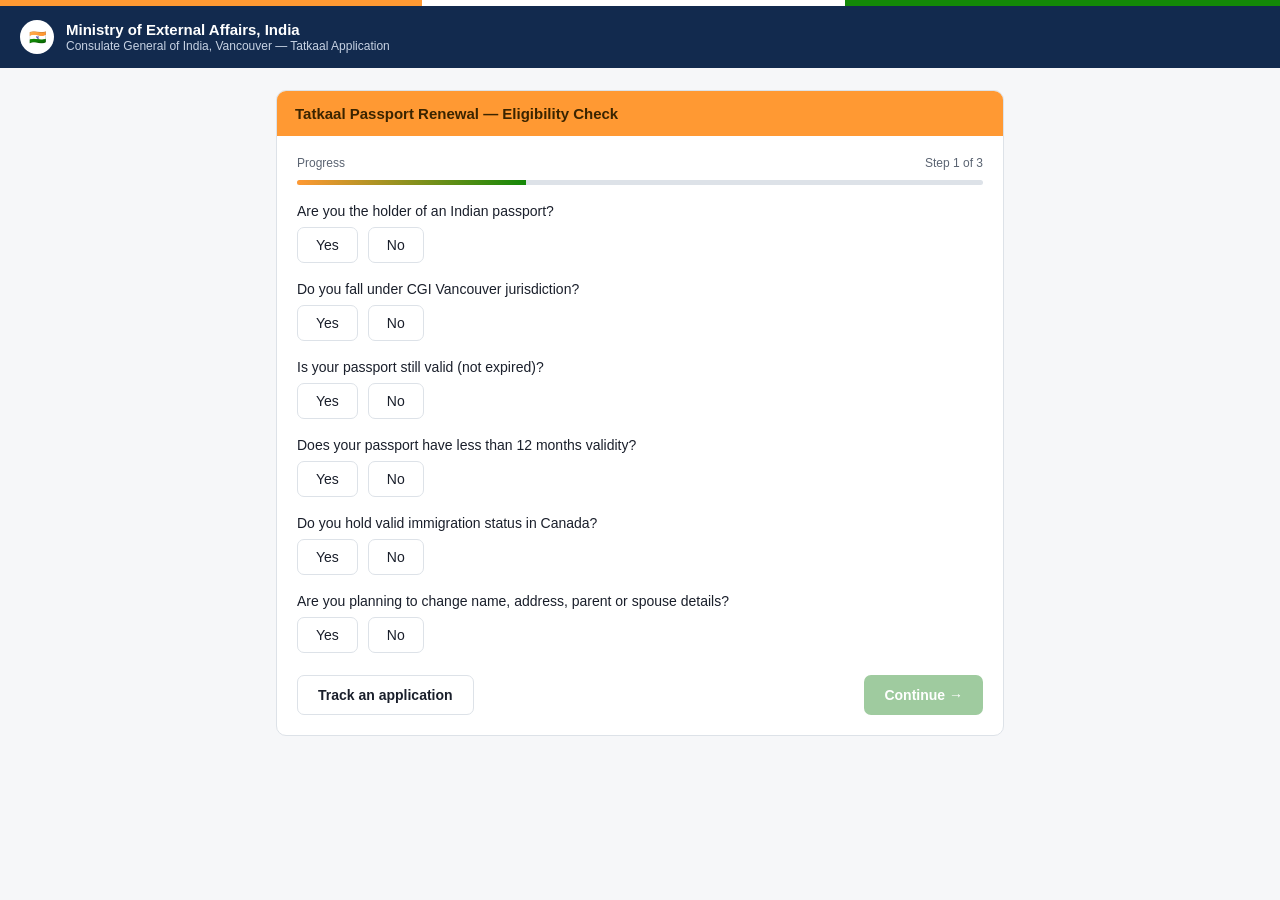
<file: index.html>
<!DOCTYPE html>
<html lang="en">
<head>
<meta charset="UTF-8">
<meta name="viewport" content="width=device-width, initial-scale=1, viewport-fit=cover">
<title>Tatkaal Passport Renewal — CGI Vancouver</title>
<link rel="stylesheet" href="css/style.css">
</head>
<body>
<div class="tricolor"></div>
<header class="site">
  <div class="emblem">🇮🇳</div>
  <div>
    <h1>Ministry of External Affairs, India</h1>
    <p>Consulate General of India, Vancouver — Tatkaal Application</p>
  </div>
</header>
<div class="wrap" id="app"></div>
<script src="js/shared.js"></script>
<script src="js/applicant.js"></script>
</body>
</html>
</file>
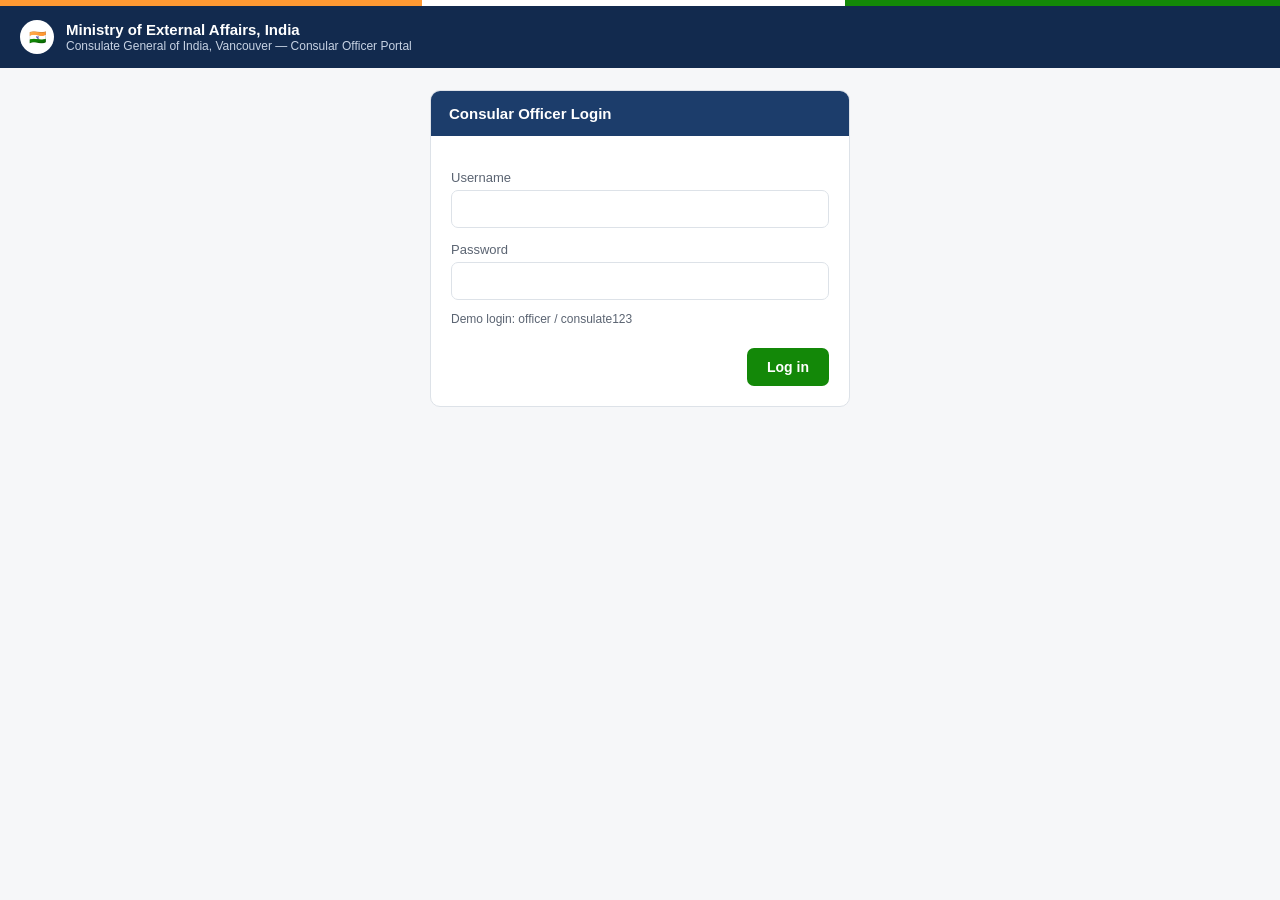
<file: admin.html>
<!DOCTYPE html>
<html lang="en">
<head>
<meta charset="UTF-8">
<meta name="viewport" content="width=device-width, initial-scale=1, viewport-fit=cover">
<title>Tatkaal Admin Portal — CGI Vancouver</title>
<link rel="stylesheet" href="css/style.css">
</head>
<body>
<div class="tricolor"></div>
<header class="site">
  <div class="emblem">🇮🇳</div>
  <div>
    <h1>Ministry of External Affairs, India</h1>
    <p>Consulate General of India, Vancouver — Consular Officer Portal</p>
  </div>
</header>
<div class="wrap" id="app"></div>
<script src="js/shared.js"></script>
<script src="js/admin.js"></script>
</body>
</html>
</file>
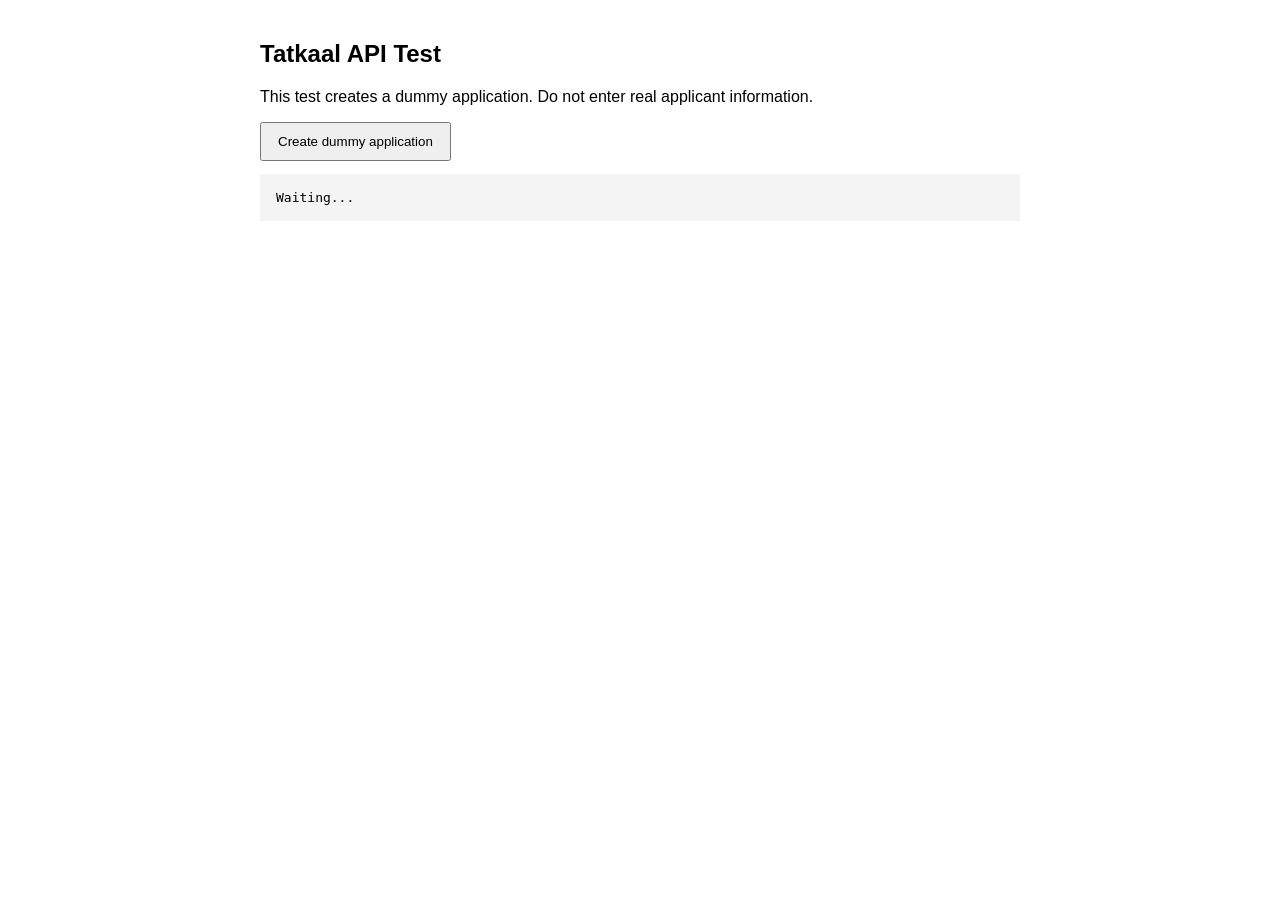
<file: api/test-application.html>
<!doctype html>
<html lang="en">
<head>
<meta charset="utf-8">
<meta name="viewport" content="width=device-width, initial-scale=1">
<title>Tatkaal API Test</title>
<style>body{font-family:Arial,sans-serif;max-width:760px;margin:40px auto;padding:0 16px}button{padding:10px 16px}pre{background:#f4f4f4;padding:16px;white-space:pre-wrap}</style>
</head>
<body>
<h2>Tatkaal API Test</h2>
<p>This test creates a dummy application. Do not enter real applicant information.</p>
<button id="test">Create dummy application</button>
<pre id="result">Waiting...</pre>
<script>
document.getElementById('test').onclick = async () => {
  const result = document.getElementById('result');
  result.textContent = 'Sending...';
  try {
    const response = await fetch('applications/create.php', {
      method: 'POST',
      headers: {'Content-Type': 'application/json'},
      body: JSON.stringify({
        applicant_type: 'adult',
        full_name: 'Test Applicant',
        passport_number: 'TEST' + Date.now().toString().slice(-8),
        phone: '0000000000',
        email: 'test@example.com',
        tatkaal_reason: 'Database connection test',
        indian_passport: true,
        cgi_jurisdiction: true,
        passport_valid: true,
        passport_under_12_months: true,
        valid_canadian_status: true,
        changing_personal_details: false
      })
    });
    const data = await response.json();
    result.textContent = JSON.stringify({http_status: response.status, ...data}, null, 2);
  } catch (error) {
    result.textContent = error.toString();
  }
};
</script>
</body>
</html>
</file>
<file: css/style.css>
:root{
  --saffron:#FF9933; --green:#138808; --navy:#122A4E; --navy-2:#1C3D6B;
  --ink:#1A1F2B; --ink-soft:#5B6472; --line:#DDE2E8; --bg:#F6F7F9; --card:#FFFFFF;
  --amber:#B7791F; --amber-bg:#FFF6E5; --red:#B3261E; --red-bg:#FDECEC; --green-bg:#EAF7EA;
  box-sizing:border-box; padding-top:env(safe-area-inset-top,0px); padding-bottom:env(safe-area-inset-bottom,0px);
}
@media (prefers-color-scheme: dark){
  :root:not([data-theme="light"]){ --bg:#0F1216; --card:#171B21; --ink:#EDEFF2; --ink-soft:#A7AFBC; --line:#2A3038; --amber-bg:#2A2210; --red-bg:#2A1414; --green-bg:#122415; }
}
:root[data-theme="dark"]{ --bg:#0F1216; --card:#171B21; --ink:#EDEFF2; --ink-soft:#A7AFBC; --line:#2A3038; --amber-bg:#2A2210; --red-bg:#2A1414; --green-bg:#122415; }
html{ scroll-padding-top:env(safe-area-inset-top,0px); }
*{ box-sizing:border-box; }
body{ margin:0; background:var(--bg); color:var(--ink); font-family:"Segoe UI",Roboto,Helvetica,Arial,sans-serif; min-height:100%; }
.tricolor{ height:6px; background:linear-gradient(90deg,var(--saffron) 0 33%,#fff 33% 66%,var(--green) 66% 100%); }
header.site{ background:var(--navy); color:#fff; padding:14px 20px; display:flex; align-items:center; gap:12px; }
.emblem{ width:34px; height:34px; border-radius:50%; background:#fff; color:var(--navy); display:flex; align-items:center; justify-content:center; font-weight:700; font-size:14px; flex-shrink:0; }
header.site h1{ font-size:15px; margin:0; font-weight:600; }
header.site p{ margin:1px 0 0; font-size:12px; color:#C7D2E3; }
.wrap{ max-width:760px; margin:0 auto; padding:22px 16px 60px; }
.card{ background:var(--card); border:1px solid var(--line); border-radius:10px; overflow:hidden; }
.card-head{ padding:14px 18px; font-weight:600; font-size:15px; color:#fff; }
.card-body{ padding:20px; }
.card-body.tight{ padding:14px 18px; }
.progress{ display:flex; justify-content:space-between; font-size:12px; color:var(--ink-soft); margin-bottom:10px; }
.bar{ height:5px; border-radius:3px; background:var(--line); overflow:hidden; margin-bottom:18px; }
.bar i{ display:block; height:100%; background:linear-gradient(90deg,var(--saffron),var(--green)); }
.q{ margin-bottom:18px; }
.q p{ font-size:14px; margin:0 0 8px; }
.opts{ display:flex; gap:10px; flex-wrap:wrap; }
.opt{ border:1px solid var(--line); background:var(--card); color:var(--ink); padding:9px 18px; border-radius:7px; cursor:pointer; font-size:14px; }
.opt.sel{ background:var(--navy); color:#fff; border-color:var(--navy); }
.opt:focus-visible, .btn:focus-visible{ outline:2px solid var(--navy-2); outline-offset:2px; }
.actions{ display:flex; justify-content:space-between; margin-top:22px; gap:10px; }
.btn{ border:none; padding:11px 20px; border-radius:7px; font-size:14px; cursor:pointer; font-weight:600; }
.btn.primary{ background:var(--green); color:#fff; }
.btn.primary:disabled{ background:#9FCB9F; cursor:not-allowed; }
.btn.ghost{ background:transparent; border:1px solid var(--line); color:var(--ink); }
.btn.danger{ background:var(--red); color:#fff; }
.btn.link{ background:none; color:var(--navy-2); text-decoration:underline; padding:4px; }
label{ display:block; font-size:13px; color:var(--ink-soft); margin:14px 0 5px; }
input[type=text],input[type=tel],input[type=email],textarea,select,input[type=password]{
  width:100%; padding:10px 11px; border:1px solid var(--line); border-radius:7px; font-size:14px; background:var(--card); color:var(--ink); font-family:inherit;
}
textarea{ resize:vertical; min-height:70px; }
.file{ border:1px dashed var(--line); border-radius:7px; padding:12px; font-size:13px; color:var(--ink-soft); }
.file input{ margin-top:6px; }
.hint{ font-size:12px; color:var(--ink-soft); margin-top:4px; }
.home-choice{ display:grid; grid-template-columns:1fr 1fr; gap:14px; }
@media (max-width:520px){ .home-choice{ grid-template-columns:1fr; } }
.choice{ border:1px solid var(--line); border-radius:10px; padding:22px; text-align:left; background:var(--card); cursor:pointer; }
.choice h3{ margin:0 0 6px; font-size:16px; }
.choice p{ margin:0; font-size:13px; color:var(--ink-soft); }
.notice{ border-radius:8px; padding:14px 16px; font-size:13px; margin-bottom:16px; }
.notice.red{ background:var(--red-bg); color:var(--red); }
.notice.amber{ background:var(--amber-bg); color:var(--amber); }
.notice.green{ background:var(--green-bg); color:#1B6B1B; }
.result-icon{ width:52px; height:52px; border-radius:50%; display:flex; align-items:center; justify-content:center; font-size:24px; color:#fff; margin:0 auto 14px; }
table{ width:100%; border-collapse:collapse; font-size:13px; }
th,td{ text-align:left; padding:9px 8px; border-bottom:1px solid var(--line); white-space:nowrap; }
th{ color:var(--ink-soft); font-weight:600; font-size:12px; }
.tablewrap{ overflow-x:auto; }
.tabs{ display:flex; gap:6px; border-bottom:1px solid var(--line); margin-bottom:16px; flex-wrap:wrap; }
.tab{ padding:9px 14px; font-size:13px; border:none; background:none; color:var(--ink-soft); cursor:pointer; border-bottom:2px solid transparent; }
.tab.active{ color:var(--navy-2); border-color:var(--navy-2); font-weight:600; }
.pill{ font-size:11px; padding:3px 9px; border-radius:20px; font-weight:600; }
.pill.pending{ background:var(--amber-bg); color:var(--amber); }
.pill.approved{ background:var(--green-bg); color:#1B6B1B; }
.pill.rejected{ background:var(--red-bg); color:var(--red); }
.grid2{ display:grid; grid-template-columns:1fr 1fr; gap:24px; }
@media (max-width:640px){ .grid2{ grid-template-columns:1fr; } }
.kv{ font-size:13px; margin-bottom:9px; }
.kv b{ display:block; color:var(--ink-soft); font-size:11px; font-weight:600; text-transform:uppercase; letter-spacing:.02em; }
.doc{ border:1px solid var(--line); border-radius:7px; padding:10px; font-size:13px; margin-bottom:8px; display:flex; justify-content:space-between; }
.doc-thumb{ border:1px solid var(--line); border-radius:7px; padding:10px; margin-bottom:10px; }
.doc-thumb-label{ font-size:12px; color:var(--ink-soft); font-weight:600; margin-bottom:7px; }
.doc-thumb img{ width:100%; max-height:220px; object-fit:contain; border-radius:5px; background:var(--bg); cursor:zoom-in; display:block; }
.doc-thumb .small{ margin-top:6px; }
.doc-missing{ font-size:13px; color:var(--ink-soft); padding:14px; text-align:center; background:var(--bg); border-radius:5px; }
.reasons{ display:flex; flex-direction:column; gap:7px; margin:10px 0 16px; }
.reasons label{ display:flex; gap:8px; align-items:flex-start; font-size:13px; color:var(--ink); margin:0; cursor:pointer; }
.reasons input{ width:auto; margin-top:3px; }
.topbar{ display:flex; justify-content:space-between; align-items:center; margin-bottom:16px; }
.small{ font-size:12px; color:var(--ink-soft); }
.toast{ position:fixed; bottom:20px; left:50%; transform:translateX(-50%); background:var(--navy); color:#fff; padding:12px 20px; border-radius:8px; font-size:13px; box-shadow:0 8px 24px rgba(0,0,0,.25); max-width:90vw; z-index:50; }
.err{ color:var(--red); font-size:12px; margin-top:4px; }
h2.title{ font-size:18px; margin:0 0 18px; }
.demo-note{ font-size:11px; color:var(--ink-soft); text-align:center; margin-top:18px; }

.viewer{ position:fixed; inset:0; z-index:100; background:rgba(10,14,20,.94); display:flex; flex-direction:column; }
.viewer-bar{ display:flex; justify-content:space-between; align-items:center; gap:10px; padding:12px 16px; color:#fff; font-size:14px; padding-top:calc(12px + env(safe-area-inset-top,0px)); }
.viewer-bar .btn{ color:#fff; border-color:#5B6472; padding:7px 14px; text-decoration:none; display:inline-block; margin-left:6px; }
.viewer-body{ flex:1; overflow:auto; display:flex; align-items:flex-start; justify-content:center; padding:10px; }
.viewer-body img{ max-width:none; cursor:zoom-in; }
.viewer-body img.fit{ max-width:100%; max-height:100%; object-fit:contain; margin:auto; cursor:zoom-in; }
.viewer-body img:not(.fit){ cursor:zoom-out; }

.reference-number{font-size:18px;font-weight:700;letter-spacing:.04em;color:var(--navy-2);}
.status-large{display:inline-block;font-size:16px;font-weight:700;margin:5px 0;}
.stat-grid{display:grid;grid-template-columns:repeat(4,1fr);gap:10px;margin-bottom:14px;}
.stat{background:var(--card);border:1px solid var(--line);border-radius:9px;padding:14px 12px;text-align:center;}
.stat b{display:block;font-size:22px;color:var(--navy-2);}
.stat span{display:block;font-size:11px;color:var(--ink-soft);margin-top:3px;}
.search-row{display:flex;gap:8px;margin-bottom:16px;}
.search-row input{flex:1;min-width:0;}
.review-head{display:flex;justify-content:space-between;align-items:flex-start;gap:12px;border-bottom:1px solid var(--line);padding-bottom:15px;margin-bottom:20px;}
.section-title{font-size:15px;margin:0 0 14px;color:var(--ink);}
.decision-box{border:1px solid var(--line);border-radius:9px;padding:14px;background:var(--bg);}
.history{border-left:2px solid var(--line);padding-left:13px;}
.history-item{padding:0 0 14px;display:flex;flex-direction:column;gap:3px;font-size:13px;}
.history-item span{font-size:11px;color:var(--ink-soft);}
.inline-kv{display:flex;gap:8px;align-items:baseline;}
.inline-kv b{min-width:100px;}
@media(max-width:700px){.stat-grid{grid-template-columns:1fr 1fr;}.search-row{flex-direction:column;}.reference-number{font-size:16px;}}
</file>
